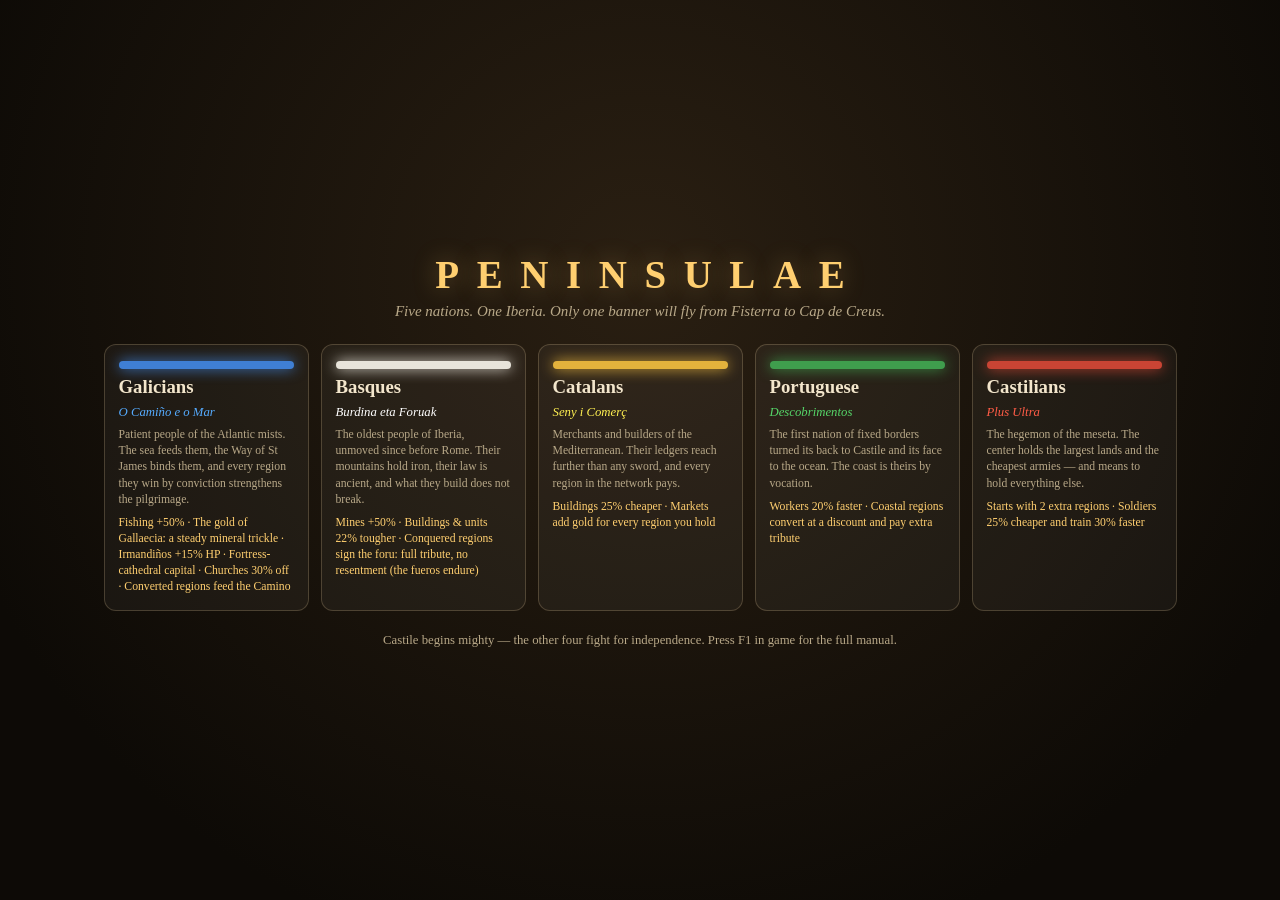
<file: index.html>
<!DOCTYPE html>
<html lang="en">
<head>
<meta charset="utf-8">
<meta http-equiv="Content-Security-Policy" content="default-src 'self'; script-src 'self' 'sha256-D2XnioWKWXcIE2epN670TChceWuJD92o/6GT7rIBAsw='; style-src 'self' 'unsafe-inline'; img-src 'self' data: blob:; connect-src 'self' blob:; object-src 'none'; base-uri 'none'; form-action 'none'">
<!-- the sha256 hash allowlists the inline importmap below; if you EDIT the
     importmap, recompute: sha256 of the exact text between its script tags -->
<meta name="viewport" content="width=device-width, initial-scale=1, user-scalable=no">
<title>Peninsulae — Five Nations, One Iberia</title>
<link rel="stylesheet" href="./styles.css">
<link rel="icon" href="data:image/svg+xml,<svg xmlns='http://www.w3.org/2000/svg' viewBox='0 0 100 100'><text y='.9em' font-size='90'>🏰</text></svg>">
<script src="./src/errcap.js"></script>
<script type="importmap">
{
  "imports": {
    "three": "./vendor/three/three.module.js",
    "three/addons/": "./vendor/three/addons/"
  }
}
</script>
</head>
<body>
<canvas id="gl"></canvas>

<div id="loading">
  <div class="load-box">
    <h1>PENINSULAE</h1>
    <p class="tagline">Five nations, one Iberia</p>
    <div class="load-bar"><div id="load-fill"></div></div>
    <p id="load-status">Loading assets…</p>
  </div>
</div>

<div id="hud" class="hidden"></div>

<script type="module" src="./src/main.js"></script>
</body>
</html>
</file>
<file: styles.css>
/* ---- Peninsulae HUD ---- */
:root {
  --panel: rgba(24, 18, 12, 0.82);
  --panel-edge: rgba(255, 220, 160, 0.28);
  --ink: #f3e6cc;
  --ink-dim: #b8a888;
  --accent: #ffcf70;
  --danger: #ff6b57;
  font-size: 15px;
}
* { margin: 0; padding: 0; box-sizing: border-box; }
html, body { width: 100%; height: 100%; overflow: hidden; background: #0d0a06; }
body {
  font-family: "Iowan Old Style", "Palatino Linotype", Palatino, Georgia, serif;
  color: var(--ink);
  -webkit-user-select: none; user-select: none;
}
#gl { position: fixed; inset: 0; width: 100%; height: 100%; display: block; touch-action: none; }
.hidden { display: none !important; }

/* ---- loading screen ---- */
#loading {
  position: fixed; inset: 0; z-index: 50;
  display: flex; align-items: center; justify-content: center;
  background: radial-gradient(ellipse at 50% 40%, #2a1f12 0%, #0d0a06 75%);
  transition: opacity 0.6s ease;
}
#loading.fading { opacity: 0; pointer-events: none; }
.load-box { text-align: center; }
.load-box h1 {
  font-size: 3.2rem; letter-spacing: 0.45em; text-indent: 0.45em;
  color: var(--accent); text-shadow: 0 0 24px rgba(255, 200, 100, 0.35);
}
.tagline { color: var(--ink-dim); font-style: italic; margin: 0.4rem 0 2rem; }
.load-bar {
  width: 320px; height: 6px; margin: 0 auto 0.8rem;
  background: rgba(255, 255, 255, 0.08); border-radius: 3px; overflow: hidden;
}
#load-fill {
  width: 0%; height: 100%; border-radius: 3px;
  background: linear-gradient(90deg, #a3742c, var(--accent));
  transition: width 0.2s ease;
}
#load-status { color: var(--ink-dim); font-size: 0.85rem; min-height: 1.2em; }

/* ---- generic HUD ---- */
#hud { position: fixed; inset: 0; z-index: 10; pointer-events: none; }
#hud > * { pointer-events: auto; }
.hpbar {
  position: fixed; left: 0; top: 0; height: 4px; width: 30px;
  background: rgba(0, 0, 0, 0.55); border-radius: 2px;
  outline: 1px solid rgba(0, 0, 0, 0.35);
  will-change: transform;
}
.hpfill { height: 100%; border-radius: 2px; background: #7ee787; }
.floater {
  position: fixed; left: 0; top: 0;
  font-size: 13px; font-weight: 700; letter-spacing: 0.02em;
  text-shadow: 0 1px 3px rgba(0, 0, 0, 0.8);
  will-change: transform, opacity;
}
.idle-marker {
  position: fixed; left: 0; top: 0;
  font-size: 12px;
  text-shadow: 0 1px 3px rgba(0, 0, 0, 0.8);
  will-change: transform;
  animation: idlepulse 1.6s ease-in-out infinite;
}
@keyframes idlepulse { 0%, 100% { opacity: 0.4; } 50% { opacity: 0.95; } }
.region-label {
  position: fixed; left: 0; top: 0; display: none;
  font-size: 11.5px; font-weight: 600; letter-spacing: 0.22em; text-transform: uppercase;
  white-space: nowrap; color: #cfc7b8;
  background: rgba(10, 14, 18, 0.38); border-radius: 4px; padding: 1px 7px 1px 9px;
  text-shadow: 0 1px 3px rgba(0, 0, 0, 0.9), 0 0 10px rgba(0, 0, 0, 0.5);
  will-change: transform, opacity;
}
.region-label.owned { font-weight: 700; }
.rally-flag {
  position: fixed; left: 0; top: 0; font-size: 20px;
  text-shadow: 0 2px 4px rgba(0, 0, 0, 0.8);
  will-change: transform;
}
#pause-chip {
  position: fixed; top: 64px; left: 50%; transform: translateX(-50%);
  padding: 8px 18px; font-weight: 700; letter-spacing: 0.08em; display: none;
}
.sp-chip { padding: 2px 7px; margin-right: 4px; font-size: 0.72rem; }
/* fixed-footprint queue row: chips come and go without moving the buttons above.
   width:0 + min-width:100% keeps the row from driving the panel's shrink-to-fit
   width — a wider panel re-centers (translateX -50%) and slides under the cursor */
.sp-queue { min-height: 25px; white-space: nowrap; overflow: hidden; width: 0; min-width: 100%; }
.sp-pct { display: inline-block; min-width: 2.3em; text-align: right; }
.sp-free { color: var(--ink-dim); opacity: 0.5; letter-spacing: 7px; margin-left: 3px; }
#touch-bar {
  position: fixed; right: 10px; top: 50%; transform: translateY(-50%);
  display: flex; flex-direction: column; gap: 8px; padding: 8px;
}
#touch-bar button { font-size: 1.3rem; padding: 8px 10px; }
#touch-bar button.active { outline: 2px solid var(--accent); background: rgba(255, 215, 106, 0.25); }
.panel {
  background: var(--panel);
  border: 1px solid var(--panel-edge);
  border-radius: 10px;
  backdrop-filter: blur(6px);
  box-shadow: 0 4px 18px rgba(0, 0, 0, 0.45);
}
button {
  font-family: inherit; color: var(--ink);
  background: rgba(255, 226, 168, 0.1);
  border: 1px solid var(--panel-edge);
  border-radius: 7px; padding: 4px 10px; cursor: pointer;
}
button:hover { background: rgba(255, 226, 168, 0.22); }
.big-btn { font-size: 1.05rem; padding: 10px 22px; margin-top: 14px; }

/* resource bar */
#res-bar {
  position: fixed; top: 10px; left: 10px;
  display: flex; gap: 14px; padding: 8px 14px; font-size: 1rem;
}
.res { display: flex; align-items: center; gap: 4px; min-width: 58px; }
.res-ico { font-size: 1.05rem; }
.era-chip { color: var(--accent); min-width: auto; }
.idle-chip { cursor: pointer; color: #ffd97a; min-width: auto; }
.idle-chip:hover { text-shadow: 0 0 6px rgba(255, 217, 122, 0.7); }
.pop-badge { cursor: pointer; color: var(--danger); min-width: auto; font-weight: 700; }
.pop-badge:hover { text-shadow: 0 0 6px rgba(255, 107, 87, 0.7); }
.pop-badge.pop-soon { color: var(--accent); } /* queue will outrun housing — warn, not yet blocked */
.repair-chip { cursor: pointer; color: #ff9c8a; min-width: auto; }
.repair-chip:hover { text-shadow: 0 0 6px rgba(255, 156, 138, 0.7); }

/* domination race — right-anchored beside the help buttons: centered at left:50%
   it painted over the res-bar's pop/badge/era chips on ≤1440px viewports */
#domination {
  position: fixed; top: 10px; right: 108px;
  width: min(380px, 34vw); padding: 6px 10px 7px;
}
#dom-segments { display: flex; height: 10px; border-radius: 5px; overflow: hidden; background: #555; }
.dom-seg { height: 100%; transition: width 0.6s ease; }
#dom-label { text-align: center; font-size: 0.72rem; color: var(--ink-dim); margin-top: 3px; }

/* top-right buttons */
#top-right { position: fixed; top: 10px; right: 10px; display: flex; gap: 6px; padding: 6px; }
#top-right button { font-size: 1rem; width: 36px; height: 32px; padding: 0; }

/* alerts */
#alerts {
  position: fixed; left: 10px; top: 64px; display: flex; flex-direction: column; gap: 6px;
  max-width: 320px; z-index: 14;
}
.alert-item { padding: 7px 11px; font-size: 0.86rem; transition: opacity 0.8s ease; }
.alert-item.fade { opacity: 0; }

/* minimap */
#minimap { position: fixed; left: 10px; bottom: 10px; cursor: crosshair; }

/* selection panel */
#sel-panel {
  position: fixed; bottom: 10px; left: 50%; transform: translateX(-50%);
  min-width: 320px; max-width: 460px; padding: 10px 14px; font-size: 0.9rem;
}
.sp-title { font-weight: 700; margin-bottom: 4px; }
.sp-title small { color: var(--ink-dim); font-weight: 400; }
.sp-row { color: var(--ink-dim); font-size: 0.84rem; margin: 3px 0; }
.sp-hint { color: var(--ink-dim); font-size: 0.75rem; font-style: italic; margin-top: 5px; }
.sp-units { display: flex; flex-wrap: wrap; gap: 10px; }
.sp-unit { font-size: 0.95rem; }
.sp-actions { display: flex; flex-wrap: wrap; gap: 6px; margin-top: 7px; }
.sp-actions button { display: flex; flex-direction: column; align-items: center; gap: 1px; font-size: 0.84rem; }
.sp-actions button small { color: var(--ink-dim); font-size: 0.72rem; }

/* build menu */
#build-menu { position: fixed; right: 10px; bottom: 10px; padding: 8px; width: 292px; }
.bm-title { font-size: 0.8rem; color: var(--ink-dim); margin: 0 0 6px 4px; letter-spacing: 0.12em; }
.bm-grid { display: grid; grid-template-columns: repeat(4, 1fr); gap: 5px; }
.bm-item {
  display: flex; flex-direction: column; align-items: center; gap: 0;
  padding: 5px 2px 4px; font-size: 0.62rem; line-height: 1.25;
}
.bm-item .bm-icon { font-size: 1.15rem; }
.bm-item .bm-cost { color: var(--ink-dim); font-size: 0.58rem; }
.bm-item.active { outline: 2px solid var(--accent); background: rgba(255, 215, 106, 0.18); }
.bm-item.locked { opacity: 0.38; }
.bm-item.poor .bm-cost { color: var(--danger); }
.bm-item.needsworker { opacity: 0.45; cursor: help; }
#place-hint {
  position: fixed; bottom: 128px; left: 50%; transform: translateX(-50%);
  background: var(--panel); border: 1px solid var(--panel-edge); border-radius: 8px;
  padding: 4px 12px; font-size: 0.78rem; color: var(--ink);
  opacity: 0.92; pointer-events: none;
}

/* help overlay */
#help-overlay {
  position: fixed; inset: 0; z-index: 30; background: rgba(10, 8, 4, 0.72);
  display: flex; align-items: center; justify-content: center;
}
.help-box {
  max-width: 880px; max-height: 88vh; overflow-y: auto; padding: 26px 30px;
  font-size: 0.92rem;
}
.help-box h2 { color: var(--accent); margin-bottom: 10px; letter-spacing: 0.08em; }
.help-box h3 { margin: 14px 0 5px; color: var(--accent); font-size: 0.95rem; }
.help-box p { margin: 5px 0; line-height: 1.45; color: var(--ink); }
.help-cols { display: grid; grid-template-columns: 1fr 1fr; gap: 0 26px; }
.help-factions { border-collapse: collapse; width: 100%; margin-top: 4px; }
.help-factions td { border-top: 1px solid rgba(255, 226, 168, 0.14); padding: 5px 8px; font-size: 0.84rem; }
.help-factions td:first-child { font-weight: 700; white-space: nowrap; }

/* end overlay */
#end-overlay {
  position: fixed; inset: 0; z-index: 40; background: rgba(10, 8, 4, 0.78);
  display: flex; align-items: center; justify-content: center;
}
.end-box { text-align: center; padding: 40px 56px; }
.end-box h1 { color: var(--accent); letter-spacing: 0.2em; font-size: 2.2rem; }
.end-sub { margin: 12px 0 6px; font-style: italic; }

/* compact layout for phones */
@media (max-width: 1100px) {
  :root { font-size: 12px; }
  #res-bar { gap: 8px; padding: 5px 9px; }
  .res { min-width: 44px; }
  #domination { width: 26vw; top: 6px; }
  #minimap { width: 168px; height: 127px; }
  #alerts { top: 52px; max-width: 230px; }
  #build-menu { width: 208px; padding: 5px; }
  .bm-item { font-size: 0.56rem; padding: 3px 1px; }
  .bm-item .bm-icon { font-size: 0.95rem; }
  #sel-panel { min-width: 220px; max-width: 46vw; bottom: 6px; }
  .help-cols { grid-template-columns: 1fr; }
  #top-right button { width: 42px; height: 38px; }
}

/* danger vignette */
#vignette {
  position: fixed; inset: 0; pointer-events: none; z-index: 25; opacity: 0;
  box-shadow: inset 0 0 140px 40px rgba(200, 30, 10, 0.55);
}
#vignette.on { animation: vignette-flash 1.1s ease-out; }
@keyframes vignette-flash {
  0% { opacity: 0; } 18% { opacity: 1; } 100% { opacity: 0; }
}

/* faction select */
#faction-select {
  position: fixed; inset: 0; z-index: 45; overflow-y: auto;
  background: radial-gradient(ellipse at 50% 30%, #2a1f12 0%, #0d0a06 80%);
  display: flex; align-items: center; justify-content: center;
  transition: opacity 0.45s ease;
}
#faction-select.fading { opacity: 0; pointer-events: none; }
.fs-inner { text-align: center; padding: 30px 16px; max-width: 1180px; }
.fs-inner h1 {
  font-size: 2.6rem; letter-spacing: 0.45em; text-indent: 0.45em; color: var(--accent);
  text-shadow: 0 0 24px rgba(255, 200, 100, 0.35);
}
.fs-sub { color: var(--ink-dim); font-style: italic; margin: 6px 0 24px; }
.fs-cards { display: flex; gap: 12px; justify-content: center; flex-wrap: wrap; }
.fs-card {
  width: 205px; padding: 16px 14px; text-align: left;
  display: flex; flex-direction: column; gap: 7px;
  background: rgba(255, 255, 255, 0.045); border: 1px solid rgba(255, 226, 168, 0.2);
  border-radius: 12px; transition: transform 0.15s ease, border-color 0.15s ease;
}
.fs-card:hover { transform: translateY(-4px); border-color: var(--fc); background: rgba(255, 255, 255, 0.08); }
.fs-crest { width: 100%; height: 8px; border-radius: 4px; background: var(--fc); box-shadow: 0 0 14px var(--fc); }
.fs-name { font-size: 1.25rem; font-weight: 700; }
.fs-motto { color: var(--fc); font-style: italic; font-size: 0.85rem; filter: brightness(1.35); }
.fs-blurb { color: var(--ink-dim); font-size: 0.78rem; line-height: 1.4; min-height: 5.6em; }
.fs-bonus { font-size: 0.78rem; color: var(--accent); line-height: 1.35; }
.fs-hint { margin-top: 22px; color: var(--ink-dim); font-size: 0.85rem; }
</file>
